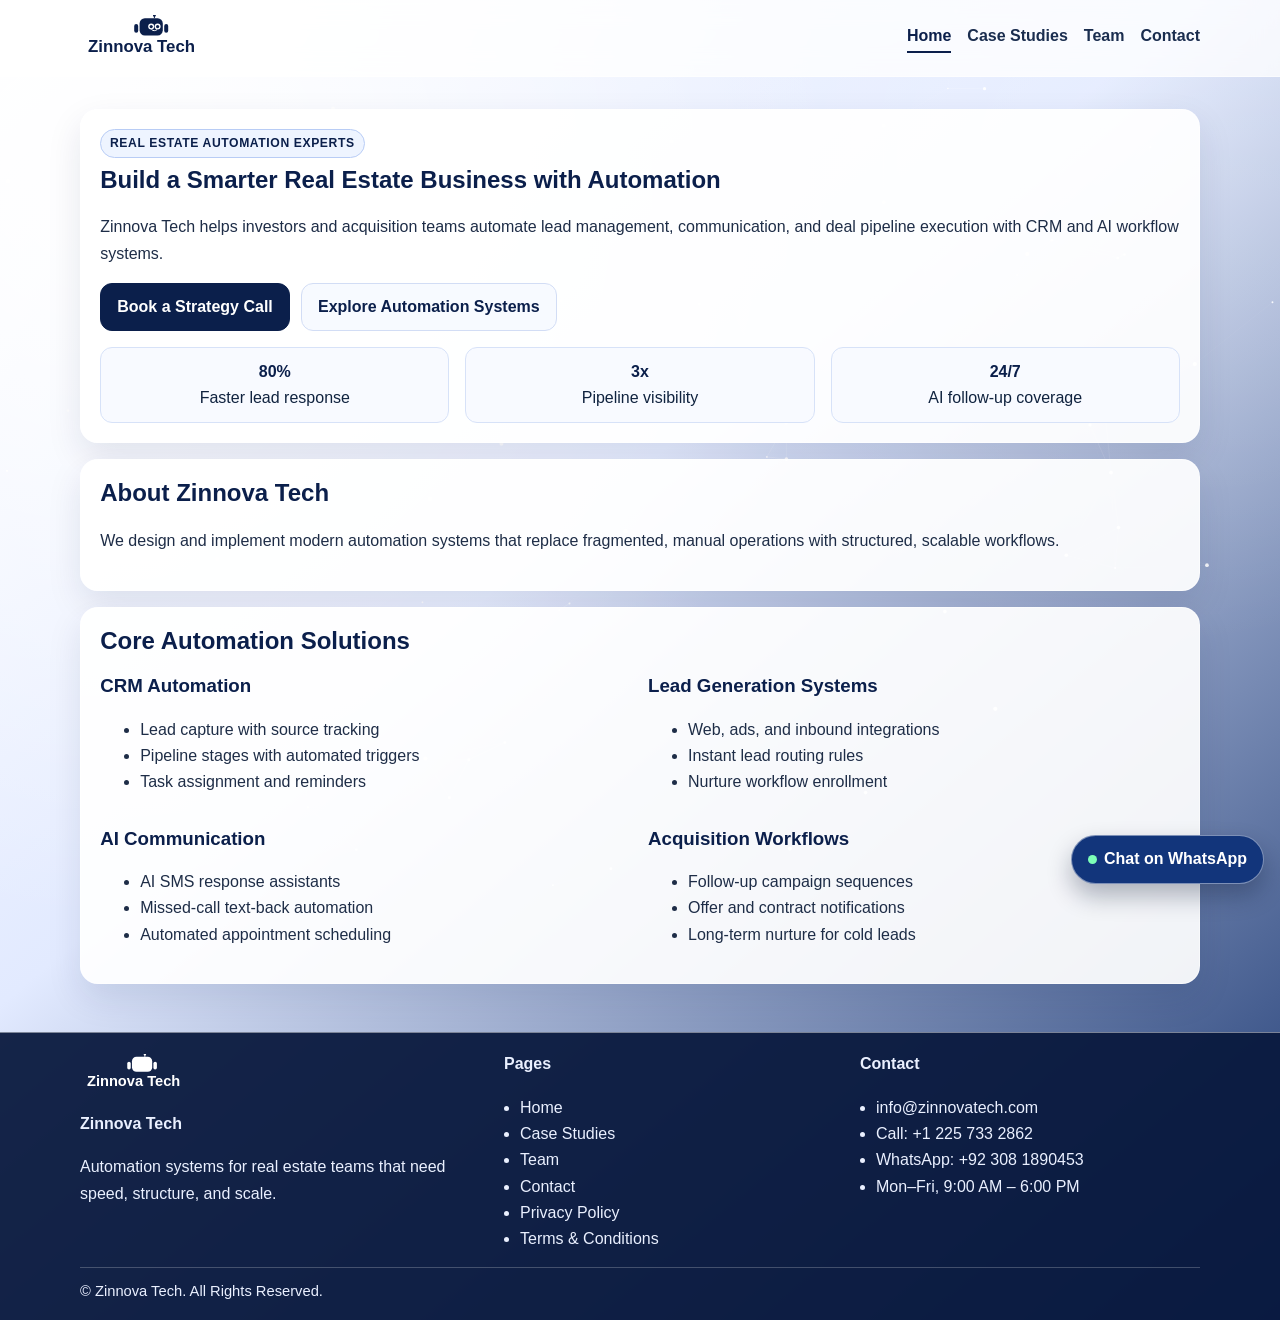
<file: index.html>
<!doctype html>
<html lang="en">
  <head>
    <meta charset="UTF-8" />
    <meta name="viewport" content="width=device-width, initial-scale=1.0" />
    <title>Zinnova Tech | Home</title>
    <link rel="stylesheet" href="styles.css" />
  </head>
  <body>
    <canvas id="particle-canvas" aria-hidden="true"></canvas>

    <header class="site-header">
      <div class="container nav-wrap">
        <a class="logo" href="index.html" aria-label="Zinnova Tech Home">
          <img src="assets/logo.svg" alt="Zinnova Tech logo" />
        </a>
        <nav>
          <a href="index.html" class="active">Home</a>
          <a href="case-studies.html">Case Studies</a>
          <a href="team.html">Team</a>
          <a href="contact.html">Contact</a>
        </nav>
      </div>
    </header>

    <main class="container section-gap">
      <section class="card animated-card">
        <span class="eyebrow">Real Estate Automation Experts</span>
        <h1>Build a Smarter Real Estate Business with Automation</h1>
        <p>
          Zinnova Tech helps investors and acquisition teams automate lead management,
          communication, and deal pipeline execution with CRM and AI workflow systems.
        </p>
        <div class="button-row">
          <a class="btn primary" href="contact.html">Book a Strategy Call</a>
          <a class="btn" href="#solutions">Explore Automation Systems</a>
        </div>
        <div class="hero-metrics">
          <div><strong>80%</strong><span>Faster lead response</span></div>
          <div><strong>3x</strong><span>Pipeline visibility</span></div>
          <div><strong>24/7</strong><span>AI follow-up coverage</span></div>
        </div>
      </section>

      <section class="card animated-card delay-1">
        <h2>About Zinnova Tech</h2>
        <p>
          We design and implement modern automation systems that replace fragmented,
          manual operations with structured, scalable workflows.
        </p>
      </section>

      <section id="solutions" class="card animated-card delay-2">
        <h2>Core Automation Solutions</h2>
        <div class="feature-grid">
          <article>
            <h3>CRM Automation</h3>
            <ul>
              <li>Lead capture with source tracking</li>
              <li>Pipeline stages with automated triggers</li>
              <li>Task assignment and reminders</li>
            </ul>
          </article>
          <article>
            <h3>Lead Generation Systems</h3>
            <ul>
              <li>Web, ads, and inbound integrations</li>
              <li>Instant lead routing rules</li>
              <li>Nurture workflow enrollment</li>
            </ul>
          </article>
          <article>
            <h3>AI Communication</h3>
            <ul>
              <li>AI SMS response assistants</li>
              <li>Missed-call text-back automation</li>
              <li>Automated appointment scheduling</li>
            </ul>
          </article>
          <article>
            <h3>Acquisition Workflows</h3>
            <ul>
              <li>Follow-up campaign sequences</li>
              <li>Offer and contract notifications</li>
              <li>Long-term nurture for cold leads</li>
            </ul>
          </article>
        </div>
      </section>
    </main>

    <footer class="site-footer">
      <div class="container footer-grid">
        <div>
          <img src="assets/logo.svg" alt="Zinnova Tech logo" class="footer-logo" />
          <h4>Zinnova Tech</h4>
          <p>Automation systems for real estate teams that need speed, structure, and scale.</p>
        </div>
        <div>
          <h4>Pages</h4>
          <ul>
            <li><a href="index.html">Home</a></li>
            <li><a href="case-studies.html">Case Studies</a></li>
            <li><a href="team.html">Team</a></li>
            <li><a href="contact.html">Contact</a></li>
            <li><a href="privacy-policy.html">Privacy Policy</a></li>
            <li><a href="terms-and-conditions.html">Terms & Conditions</a></li>
          </ul>
        </div>
        <div>
          <h4>Contact</h4>
          <ul>
            <li><a href="mailto:info@zinnovatech.com">info@zinnovatech.com</a></li>
            <li><a href="tel:+12257332862">Call: +1 225 733 2862</a></li>
            <li><a href="https://wa.me/923081890453" target="_blank" rel="noopener noreferrer">WhatsApp: +92 308 1890453</a></li>
            <li>Mon–Fri, 9:00 AM – 6:00 PM</li>
          </ul>
        </div>
      </div>
      <div class="container footer-bottom">© Zinnova Tech. All Rights Reserved.</div>
    </footer>

    <a class="whatsapp-widget" href="https://wa.me/923081890453" target="_blank" rel="noopener noreferrer" aria-label="Chat on WhatsApp"><span class="dot"></span>Chat on WhatsApp</a>

    <script src="script.js"></script>
  </body>
</html>
</file>
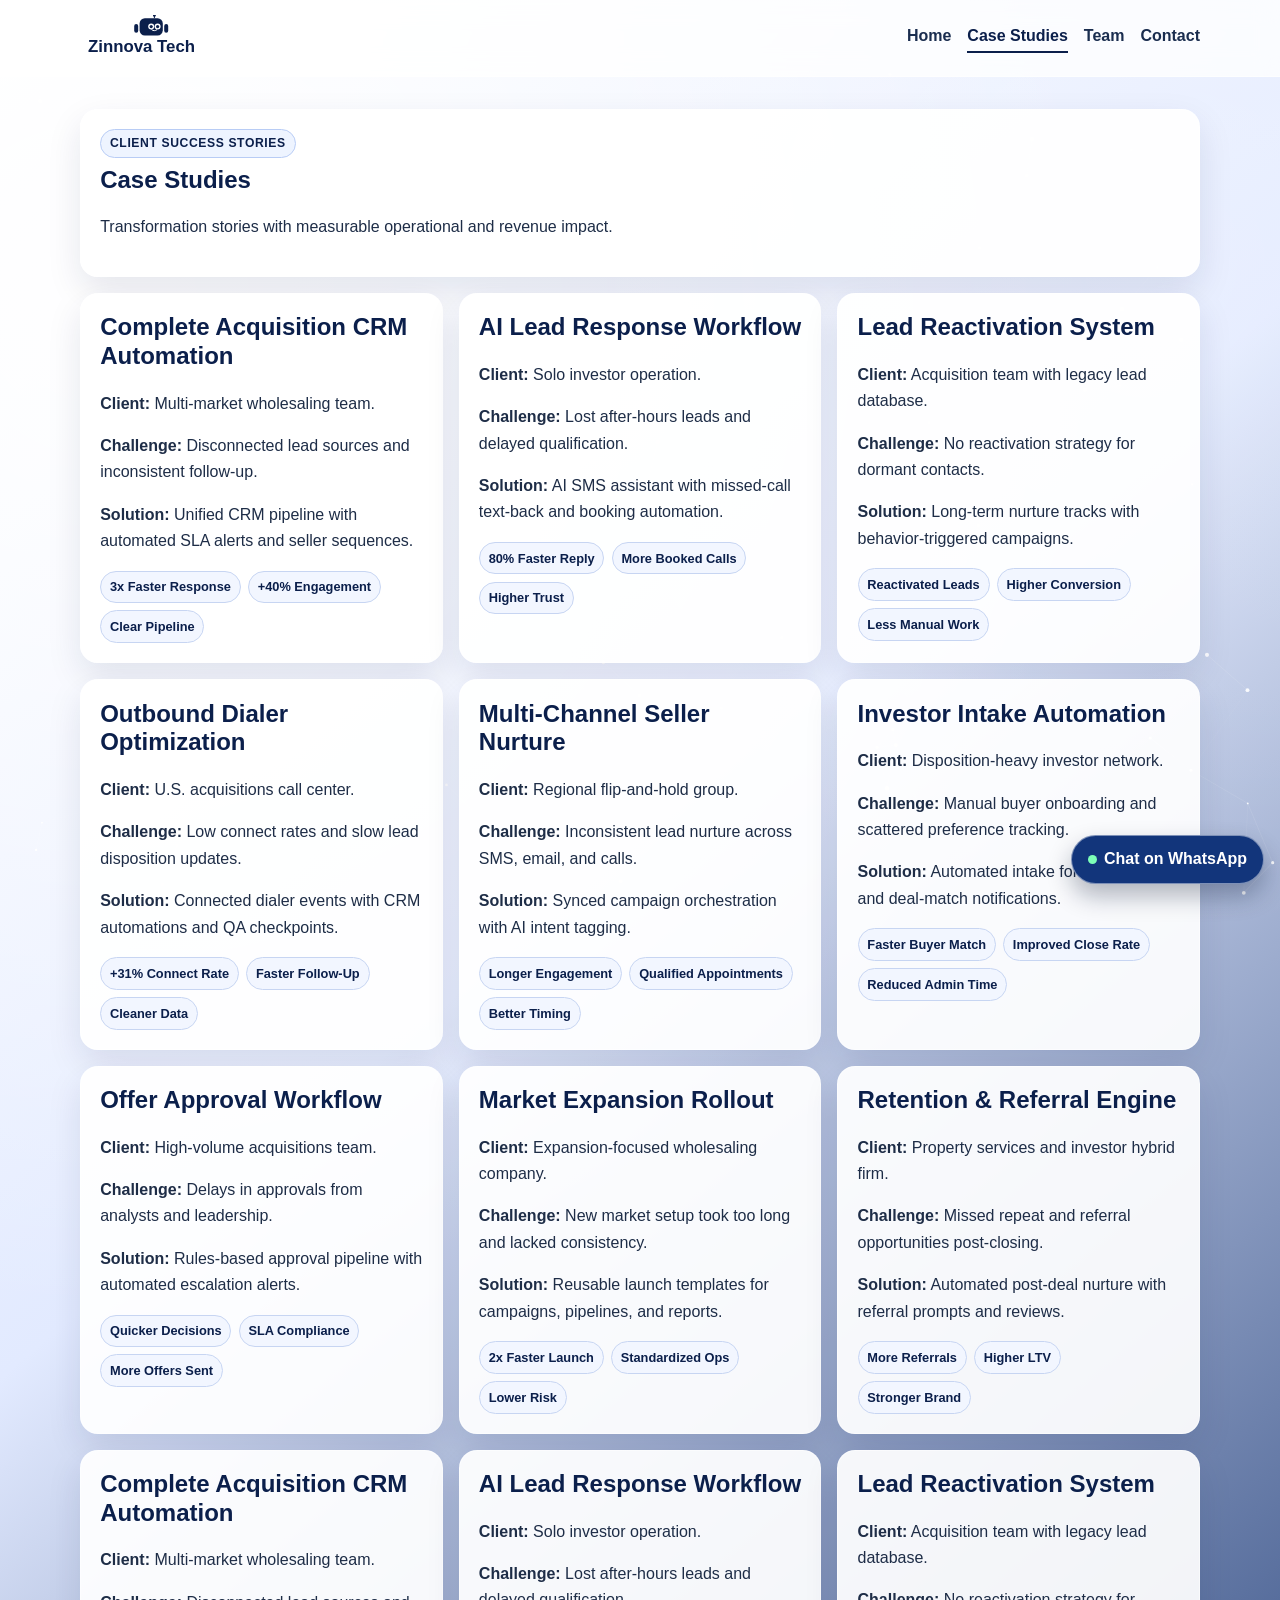
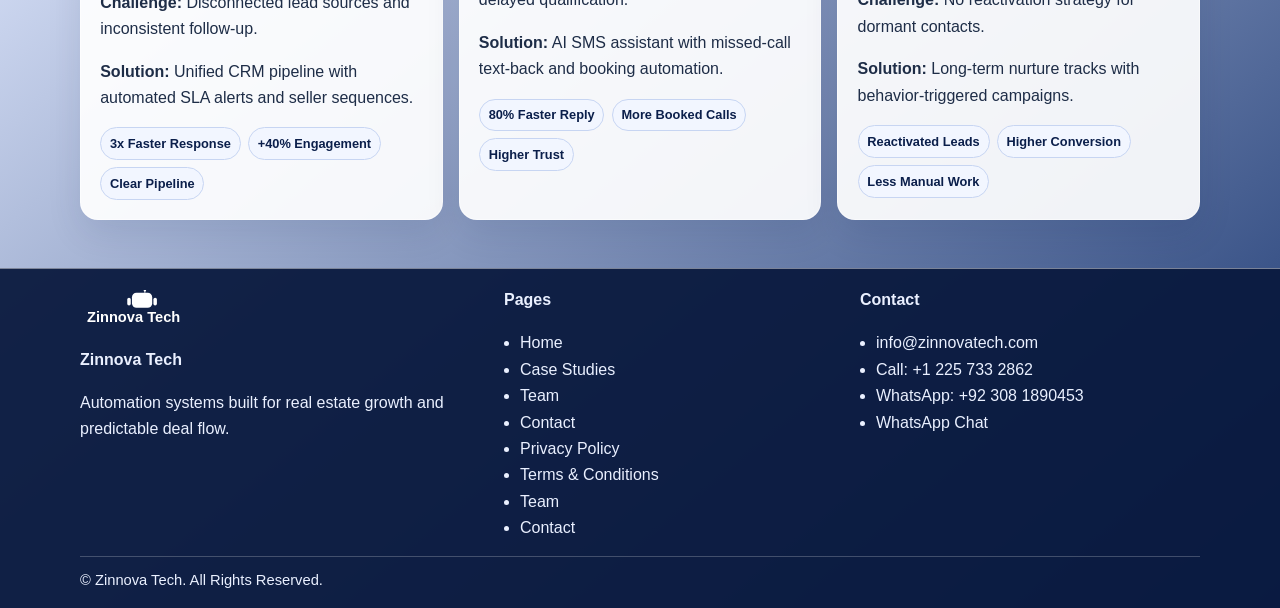
<file: case-studies.html>
<!doctype html>
<html lang="en">
  <head>
    <meta charset="UTF-8" />
    <meta name="viewport" content="width=device-width, initial-scale=1.0" />
    <title>Zinnova Tech | Case Studies</title>
    <link rel="stylesheet" href="styles.css" />
  </head>
  <body>
    <canvas id="particle-canvas" aria-hidden="true"></canvas>

    <header class="site-header">
      <div class="container nav-wrap">
        <a class="logo" href="index.html" aria-label="Zinnova Tech Home">
          <img src="assets/logo.svg" alt="Zinnova Tech logo" />
        </a>
        <nav>
          <a href="index.html">Home</a>
          <a href="case-studies.html" class="active">Case Studies</a>
          <a href="team.html">Team</a>
          <a href="contact.html">Contact</a>
        </nav>
      </div>
    </header>

    <main class="container section-gap">
      <section class="card animated-card">
        <span class="eyebrow">Client Success Stories</span>
        <h1>Case Studies</h1>
        <p>Transformation stories with measurable operational and revenue impact.</p>
      </section>

      <section class="study-grid">
        <article class="card animated-card delay-1"><h2>Complete Acquisition CRM Automation</h2><p><strong>Client:</strong> Multi-market wholesaling team.</p><p><strong>Challenge:</strong> Disconnected lead sources and inconsistent follow-up.</p><p><strong>Solution:</strong> Unified CRM pipeline with automated SLA alerts and seller sequences.</p><div class="result-row"><span class="pill">3x Faster Response</span><span class="pill">+40% Engagement</span><span class="pill">Clear Pipeline</span></div></article>
        <article class="card animated-card delay-2"><h2>AI Lead Response Workflow</h2><p><strong>Client:</strong> Solo investor operation.</p><p><strong>Challenge:</strong> Lost after-hours leads and delayed qualification.</p><p><strong>Solution:</strong> AI SMS assistant with missed-call text-back and booking automation.</p><div class="result-row"><span class="pill">80% Faster Reply</span><span class="pill">More Booked Calls</span><span class="pill">Higher Trust</span></div></article>
        <article class="card animated-card delay-3"><h2>Lead Reactivation System</h2><p><strong>Client:</strong> Acquisition team with legacy lead database.</p><p><strong>Challenge:</strong> No reactivation strategy for dormant contacts.</p><p><strong>Solution:</strong> Long-term nurture tracks with behavior-triggered campaigns.</p><div class="result-row"><span class="pill">Reactivated Leads</span><span class="pill">Higher Conversion</span><span class="pill">Less Manual Work</span></div></article>
        <article class="card animated-card delay-1"><h2>Outbound Dialer Optimization</h2><p><strong>Client:</strong> U.S. acquisitions call center.</p><p><strong>Challenge:</strong> Low connect rates and slow lead disposition updates.</p><p><strong>Solution:</strong> Connected dialer events with CRM automations and QA checkpoints.</p><div class="result-row"><span class="pill">+31% Connect Rate</span><span class="pill">Faster Follow-Up</span><span class="pill">Cleaner Data</span></div></article>
        <article class="card animated-card delay-2"><h2>Multi-Channel Seller Nurture</h2><p><strong>Client:</strong> Regional flip-and-hold group.</p><p><strong>Challenge:</strong> Inconsistent lead nurture across SMS, email, and calls.</p><p><strong>Solution:</strong> Synced campaign orchestration with AI intent tagging.</p><div class="result-row"><span class="pill">Longer Engagement</span><span class="pill">Qualified Appointments</span><span class="pill">Better Timing</span></div></article>
        <article class="card animated-card delay-3"><h2>Investor Intake Automation</h2><p><strong>Client:</strong> Disposition-heavy investor network.</p><p><strong>Challenge:</strong> Manual buyer onboarding and scattered preference tracking.</p><p><strong>Solution:</strong> Automated intake forms, scoring, and deal-match notifications.</p><div class="result-row"><span class="pill">Faster Buyer Match</span><span class="pill">Improved Close Rate</span><span class="pill">Reduced Admin Time</span></div></article>
        <article class="card animated-card delay-1"><h2>Offer Approval Workflow</h2><p><strong>Client:</strong> High-volume acquisitions team.</p><p><strong>Challenge:</strong> Delays in approvals from analysts and leadership.</p><p><strong>Solution:</strong> Rules-based approval pipeline with automated escalation alerts.</p><div class="result-row"><span class="pill">Quicker Decisions</span><span class="pill">SLA Compliance</span><span class="pill">More Offers Sent</span></div></article>
        <article class="card animated-card delay-2"><h2>Market Expansion Rollout</h2><p><strong>Client:</strong> Expansion-focused wholesaling company.</p><p><strong>Challenge:</strong> New market setup took too long and lacked consistency.</p><p><strong>Solution:</strong> Reusable launch templates for campaigns, pipelines, and reports.</p><div class="result-row"><span class="pill">2x Faster Launch</span><span class="pill">Standardized Ops</span><span class="pill">Lower Risk</span></div></article>
        <article class="card animated-card delay-3"><h2>Retention & Referral Engine</h2><p><strong>Client:</strong> Property services and investor hybrid firm.</p><p><strong>Challenge:</strong> Missed repeat and referral opportunities post-closing.</p><p><strong>Solution:</strong> Automated post-deal nurture with referral prompts and reviews.</p><div class="result-row"><span class="pill">More Referrals</span><span class="pill">Higher LTV</span><span class="pill">Stronger Brand</span></div></article>
        <article class="card animated-card delay-1">
          <h2>Complete Acquisition CRM Automation</h2>
          <p><strong>Client:</strong> Multi-market wholesaling team.</p>
          <p><strong>Challenge:</strong> Disconnected lead sources and inconsistent follow-up.</p>
          <p><strong>Solution:</strong> Unified CRM pipeline with automated SLA alerts and seller sequences.</p>
          <div class="result-row"><span class="pill">3x Faster Response</span><span class="pill">+40% Engagement</span><span class="pill">Clear Pipeline</span></div>
        </article>

        <article class="card animated-card delay-2">
          <h2>AI Lead Response Workflow</h2>
          <p><strong>Client:</strong> Solo investor operation.</p>
          <p><strong>Challenge:</strong> Lost after-hours leads and delayed qualification.</p>
          <p><strong>Solution:</strong> AI SMS assistant with missed-call text-back and booking automation.</p>
          <div class="result-row"><span class="pill">80% Faster Reply</span><span class="pill">More Booked Calls</span><span class="pill">Higher Trust</span></div>
        </article>

        <article class="card animated-card delay-3">
          <h2>Lead Reactivation System</h2>
          <p><strong>Client:</strong> Acquisition team with legacy lead database.</p>
          <p><strong>Challenge:</strong> No reactivation strategy for dormant contacts.</p>
          <p><strong>Solution:</strong> Long-term nurture tracks with behavior-triggered campaigns.</p>
          <div class="result-row"><span class="pill">Reactivated Leads</span><span class="pill">Higher Conversion</span><span class="pill">Less Manual Work</span></div>
        </article>
      </section>
    </main>

    <footer class="site-footer">
      <div class="container footer-grid">
        <div>
          <img src="assets/logo.svg" alt="Zinnova Tech logo" class="footer-logo" />
          <h4>Zinnova Tech</h4>
          <p>Automation systems built for real estate growth and predictable deal flow.</p>
        </div>
        <div>
          <h4>Pages</h4>
          <ul>
            <li><a href="index.html">Home</a></li>
            <li><a href="case-studies.html">Case Studies</a></li>
            <li><a href="team.html">Team</a></li>
            <li><a href="contact.html">Contact</a></li>
            <li><a href="privacy-policy.html">Privacy Policy</a></li>
            <li><a href="terms-and-conditions.html">Terms & Conditions</a></li>
            <li><a href="team.html">Team</a></li>
            <li><a href="contact.html">Contact</a></li>
          </ul>
        </div>
        <div>
          <h4>Contact</h4>
          <ul>
            <li><a href="mailto:info@zinnovatech.com">info@zinnovatech.com</a></li>
            <li><a href="tel:+12257332862">Call: +1 225 733 2862</a></li>
            <li><a href="https://wa.me/923081890453" target="_blank" rel="noopener noreferrer">WhatsApp: +92 308 1890453</a></li>
            <li><a href="https://wa.me/923081890453" target="_blank" rel="noopener noreferrer">WhatsApp Chat</a></li>
          </ul>
        </div>
      </div>
      <div class="container footer-bottom">© Zinnova Tech. All Rights Reserved.</div>
    </footer>

    <a class="whatsapp-widget" href="https://wa.me/923081890453" target="_blank" rel="noopener noreferrer" aria-label="Chat on WhatsApp"><span class="dot"></span>Chat on WhatsApp</a>

    <script src="script.js"></script>
  </body>
</html>
</file>
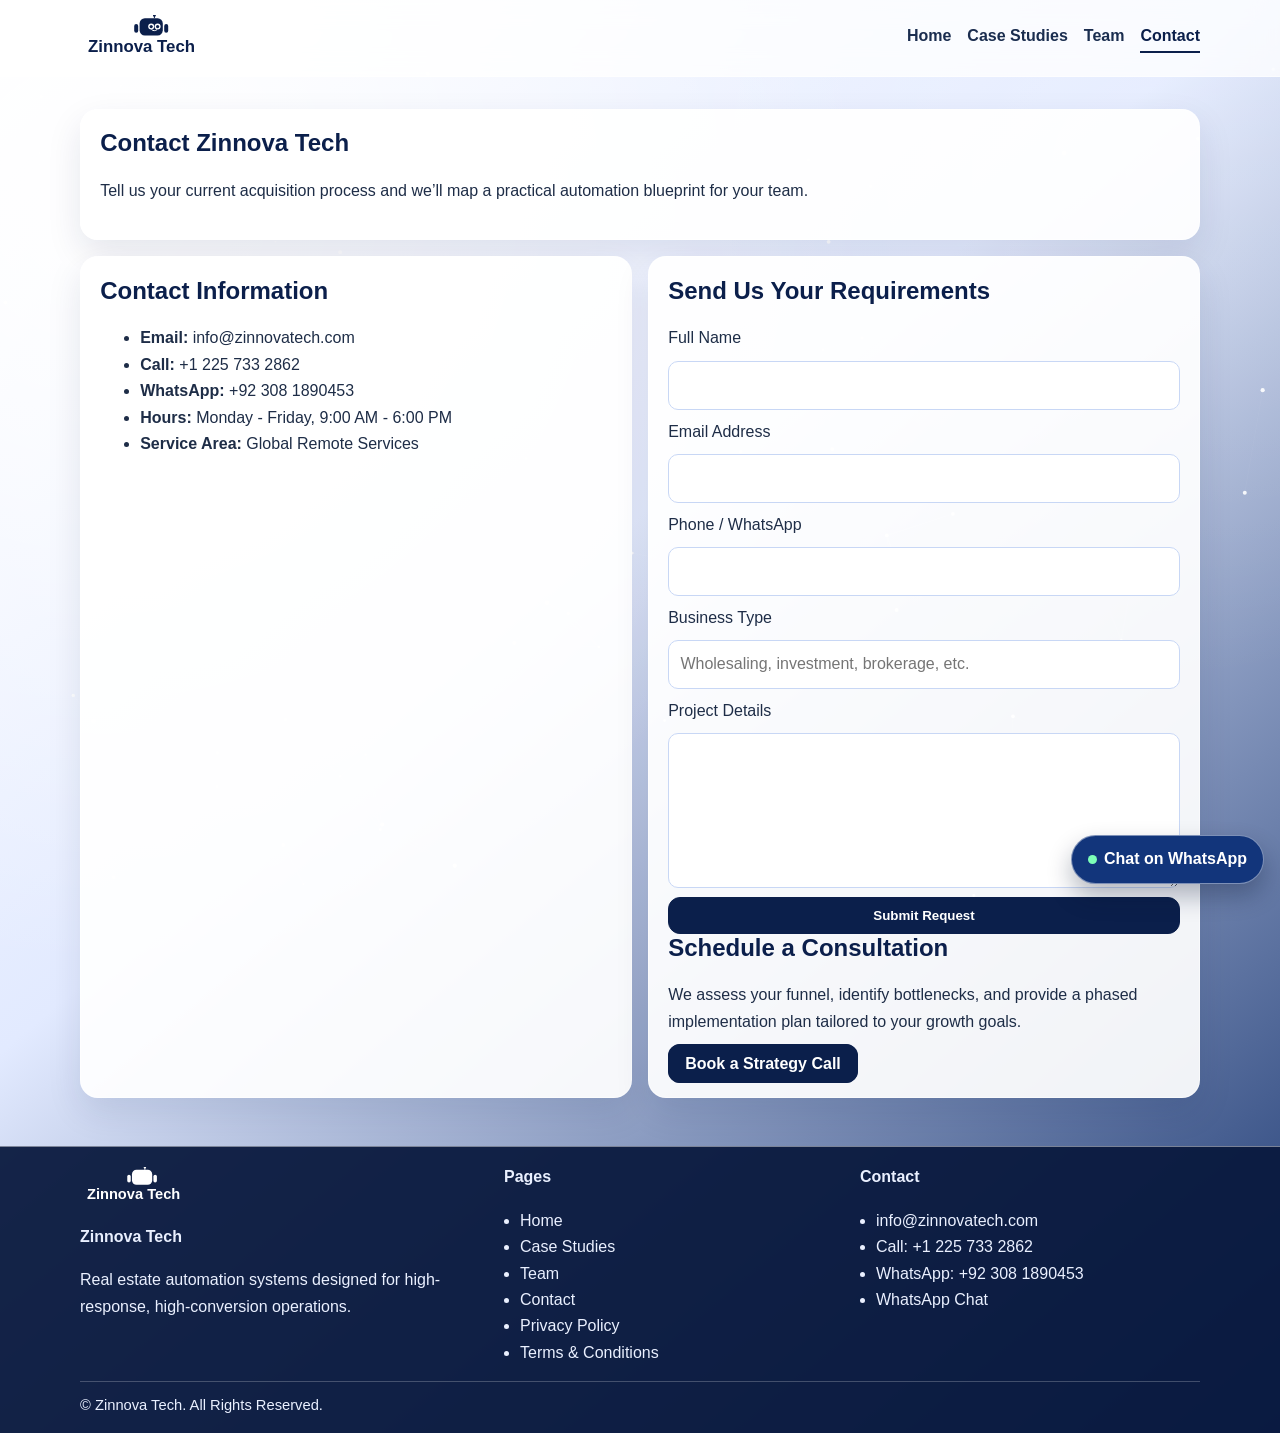
<file: contact.html>
<!doctype html>
<html lang="en">
  <head>
    <meta charset="UTF-8" />
    <meta name="viewport" content="width=device-width, initial-scale=1.0" />
    <title>Zinnova Tech | Contact</title>
    <link rel="stylesheet" href="styles.css" />
  </head>
  <body>
    <canvas id="particle-canvas" aria-hidden="true"></canvas>

    <header class="site-header">
      <div class="container nav-wrap">
        <a class="logo" href="index.html" aria-label="Zinnova Tech Home">
          <img src="assets/logo.svg" alt="Zinnova Tech logo" />
        </a>
        <nav>
          <a href="index.html">Home</a>
          <a href="case-studies.html">Case Studies</a>
          <a href="team.html">Team</a>
          <a href="contact.html" class="active">Contact</a>
        </nav>
      </div>
    </header>

    <main class="container section-gap">
      <section class="card animated-card">
        <h1>Contact Zinnova Tech</h1>
        <p>
          Tell us your current acquisition process and we’ll map a practical automation blueprint
          for your team.
        </p>
      </section>

      <section class="contact-grid">
        <article class="card animated-card delay-1">
          <h2>Contact Information</h2>
          <ul>
            <li><strong>Email:</strong> info@zinnovatech.com</li>
            <li><strong>Call:</strong> +1 225 733 2862</li>
            <li><strong>WhatsApp:</strong> +92 308 1890453</li>
            <li><strong>Hours:</strong> Monday - Friday, 9:00 AM - 6:00 PM</li>
            <li><strong>Service Area:</strong> Global Remote Services</li>
          </ul>
        </article>

        <article class="card animated-card delay-2">
          <h2>Send Us Your Requirements</h2>
          <form class="contact-form" action="#" method="post">
            <label for="name">Full Name</label>
            <input id="name" name="name" type="text" required />

            <label for="email">Email Address</label>
            <input id="email" name="email" type="email" required />

            <label for="phone">Phone / WhatsApp</label>
            <input id="phone" name="phone" type="tel" required />

            <label for="business-type">Business Type</label>
            <input id="business-type" name="business_type" type="text" placeholder="Wholesaling, investment, brokerage, etc." />

            <label for="message">Project Details</label>
            <textarea id="message" name="message" rows="5" required></textarea>

            <button class="btn primary" type="submit">Submit Request</button>
          </form>
          <h2>Schedule a Consultation</h2>
          <p>
            We assess your funnel, identify bottlenecks, and provide a phased implementation plan
            tailored to your growth goals.
          </p>
          <a class="btn primary" href="https://wa.me/923081890453" target="_blank" rel="noopener noreferrer">Book a Strategy Call</a>
        </article>
      </section>
    </main>

    <footer class="site-footer">
      <div class="container footer-grid">
        <div>
          <img src="assets/logo.svg" alt="Zinnova Tech logo" class="footer-logo" />
          <h4>Zinnova Tech</h4>
          <p>Real estate automation systems designed for high-response, high-conversion operations.</p>
        </div>
        <div>
          <h4>Pages</h4>
          <ul>
            <li><a href="index.html">Home</a></li>
            <li><a href="case-studies.html">Case Studies</a></li>
            <li><a href="team.html">Team</a></li>
            <li><a href="contact.html">Contact</a></li>
            <li><a href="privacy-policy.html">Privacy Policy</a></li>
            <li><a href="terms-and-conditions.html">Terms & Conditions</a></li>
          </ul>
        </div>
        <div>
          <h4>Contact</h4>
          <ul>
            <li><a href="mailto:info@zinnovatech.com">info@zinnovatech.com</a></li>
            <li><a href="tel:+12257332862">Call: +1 225 733 2862</a></li>
            <li><a href="https://wa.me/923081890453" target="_blank" rel="noopener noreferrer">WhatsApp: +92 308 1890453</a></li>
            <li><a href="https://wa.me/923081890453" target="_blank" rel="noopener noreferrer">WhatsApp Chat</a></li>
          </ul>
        </div>
      </div>
      <div class="container footer-bottom">© Zinnova Tech. All Rights Reserved.</div>
    </footer>

    <a class="whatsapp-widget" href="https://wa.me/923081890453" target="_blank" rel="noopener noreferrer" aria-label="Chat on WhatsApp"><span class="dot"></span>Chat on WhatsApp</a>

    <script src="script.js"></script>
  </body>
</html>
</file>
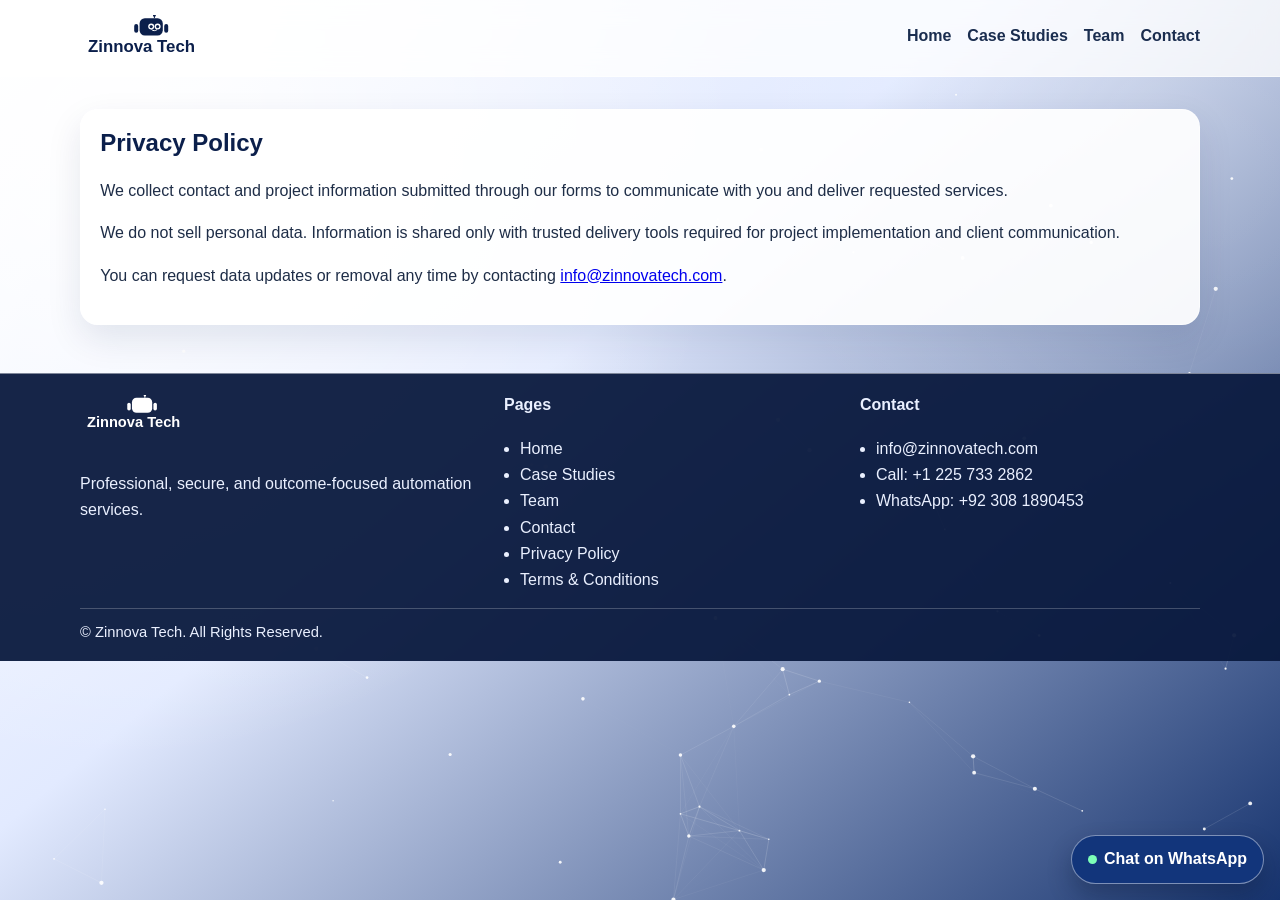
<file: privacy-policy.html>
<!doctype html>
<html lang="en">
  <head>
    <meta charset="UTF-8" />
    <meta name="viewport" content="width=device-width, initial-scale=1.0" />
    <title>Zinnova Tech | Privacy Policy</title>
    <link rel="stylesheet" href="styles.css" />
  </head>
  <body>
    <canvas id="particle-canvas" aria-hidden="true"></canvas>
    <header class="site-header">
      <div class="container nav-wrap">
        <a class="logo" href="index.html"><img src="assets/logo.svg" alt="Zinnova Tech logo" /></a>
        <nav>
          <a href="index.html">Home</a>
          <a href="case-studies.html">Case Studies</a>
          <a href="team.html">Team</a>
          <a href="contact.html">Contact</a>
        </nav>
      </div>
    </header>
    <main class="container section-gap">
      <section class="card animated-card">
        <h1>Privacy Policy</h1>
        <p>We collect contact and project information submitted through our forms to communicate with you and deliver requested services.</p>
        <p>We do not sell personal data. Information is shared only with trusted delivery tools required for project implementation and client communication.</p>
        <p>You can request data updates or removal any time by contacting <a href="mailto:info@zinnovatech.com">info@zinnovatech.com</a>.</p>
      </section>
    </main>
    <footer class="site-footer">
      <div class="container footer-grid">
        <div><img src="assets/logo.svg" alt="Zinnova Tech logo" class="footer-logo" /><p>Professional, secure, and outcome-focused automation services.</p></div>
        <div><h4>Pages</h4><ul><li><a href="index.html">Home</a></li><li><a href="case-studies.html">Case Studies</a></li><li><a href="team.html">Team</a></li><li><a href="contact.html">Contact</a></li><li><a href="privacy-policy.html">Privacy Policy</a></li><li><a href="terms-and-conditions.html">Terms & Conditions</a></li></ul></div>
        <div><h4>Contact</h4><ul><li><a href="mailto:info@zinnovatech.com">info@zinnovatech.com</a></li><li><a href="tel:+12257332862">Call: +1 225 733 2862</a></li><li><a href="https://wa.me/923081890453" target="_blank" rel="noopener noreferrer">WhatsApp: +92 308 1890453</a></li></ul></div>
      </div>
      <div class="container footer-bottom">© Zinnova Tech. All Rights Reserved.</div>
    </footer>
    <a class="whatsapp-widget" href="https://wa.me/923081890453" target="_blank" rel="noopener noreferrer" aria-label="Chat on WhatsApp"><span class="dot"></span>Chat on WhatsApp</a>
    <script src="script.js"></script>
  </body>
</html>
</file>
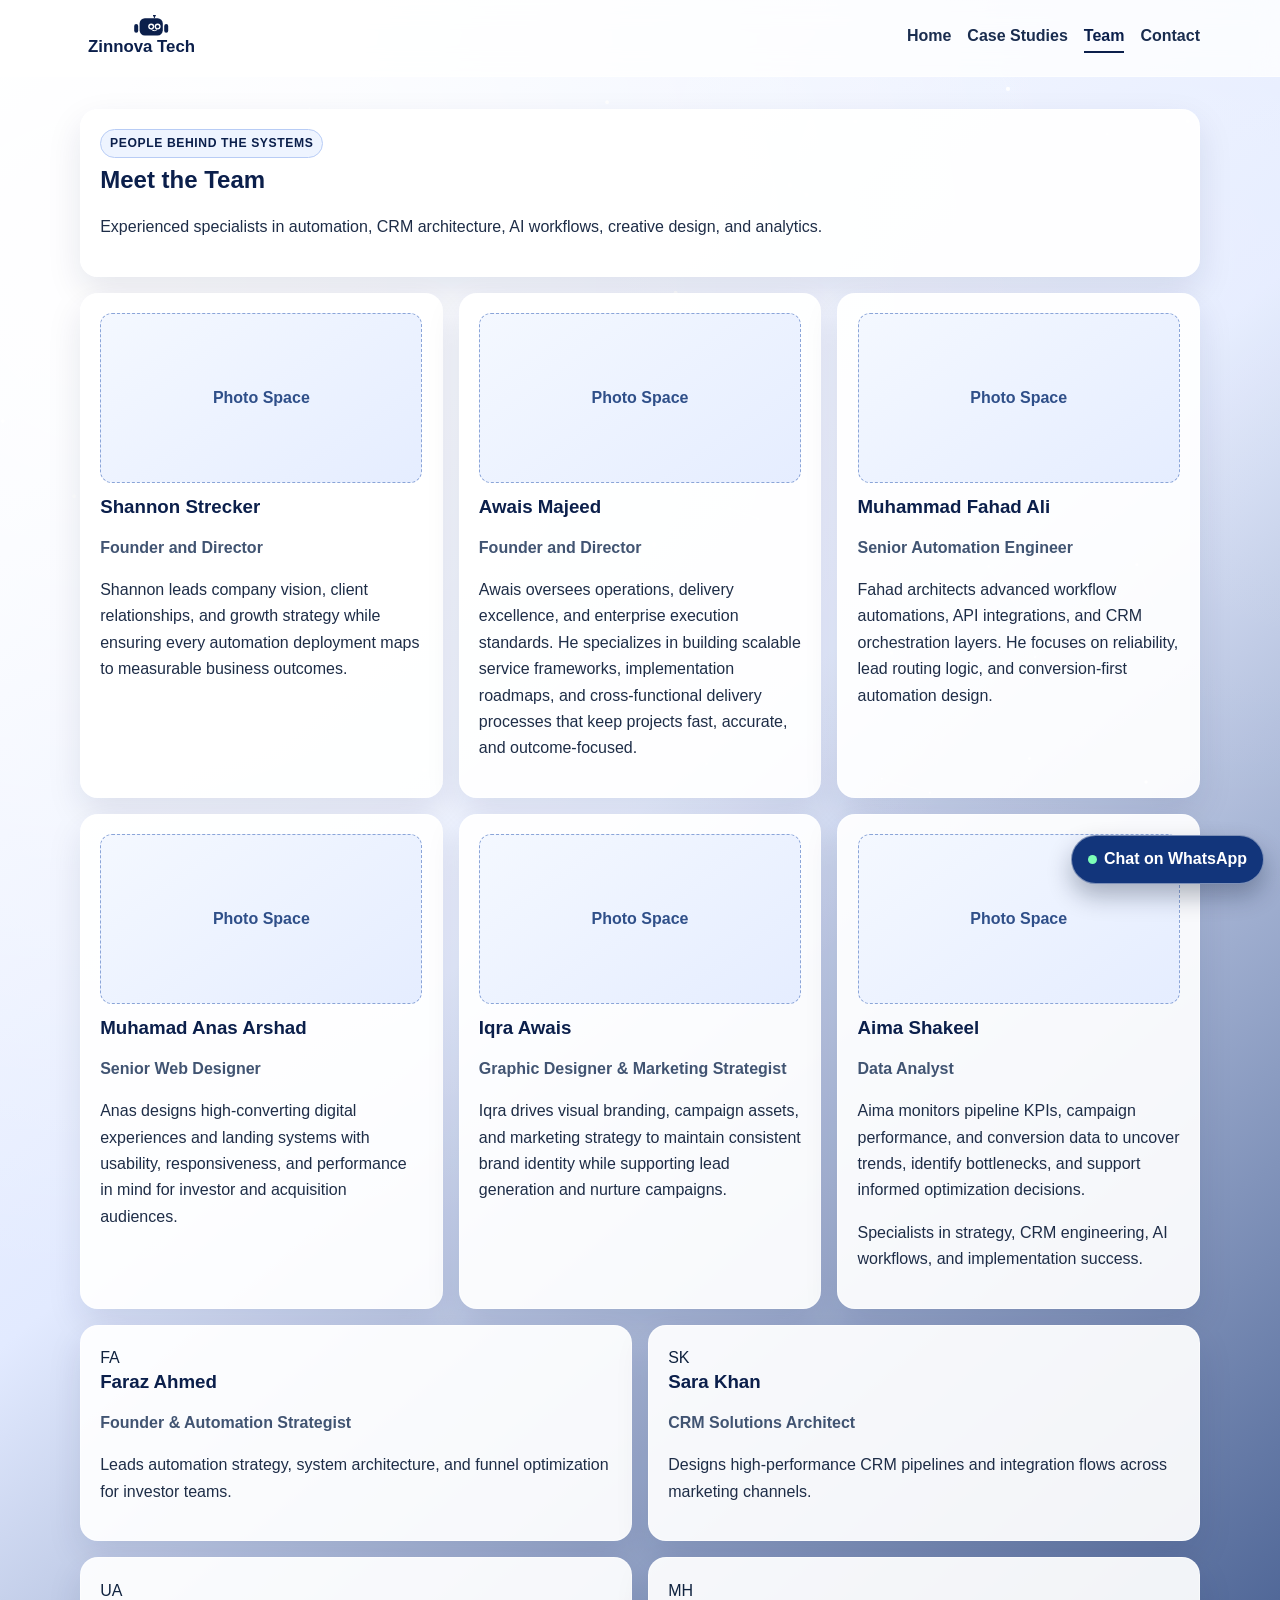
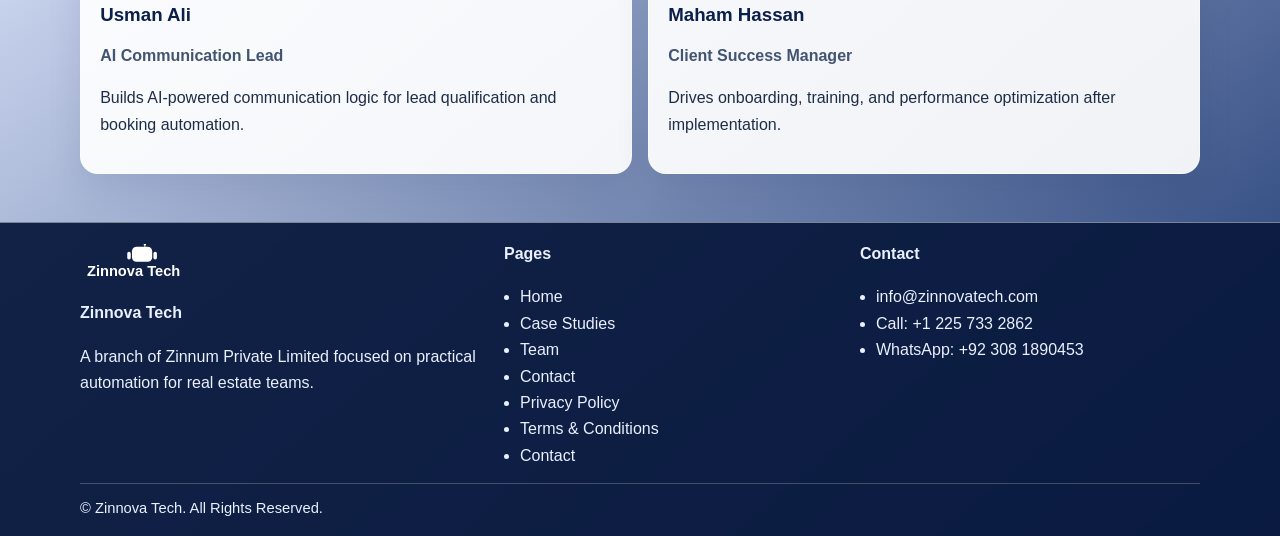
<file: team.html>
<!doctype html>
<html lang="en">
  <head>
    <meta charset="UTF-8" />
    <meta name="viewport" content="width=device-width, initial-scale=1.0" />
    <title>Zinnova Tech | Team</title>
    <link rel="stylesheet" href="styles.css" />
  </head>
  <body>
    <canvas id="particle-canvas" aria-hidden="true"></canvas>

    <header class="site-header">
      <div class="container nav-wrap">
        <a class="logo" href="index.html" aria-label="Zinnova Tech Home">
          <img src="assets/logo.svg" alt="Zinnova Tech logo" />
        </a>
        <nav>
          <a href="index.html">Home</a>
          <a href="case-studies.html">Case Studies</a>
          <a href="team.html" class="active">Team</a>
          <a href="contact.html">Contact</a>
        </nav>
      </div>
    </header>

    <main class="container section-gap">
      <section class="card animated-card">
        <span class="eyebrow">People Behind the Systems</span>
        <h1>Meet the Team</h1>
        <p>Experienced specialists in automation, CRM architecture, AI workflows, creative design, and analytics.</p>
      </section>

      <section class="team-grid team-grid-3">
        <article class="card team-member animated-card delay-1">
          <div class="team-photo">Photo Space</div>
          <h3>Shannon Strecker</h3>
          <p class="role">Founder and Director</p>
          <p>Shannon leads company vision, client relationships, and growth strategy while ensuring every automation deployment maps to measurable business outcomes.</p>
        </article>

        <article class="card team-member animated-card delay-2">
          <div class="team-photo">Photo Space</div>
          <h3>Awais Majeed</h3>
          <p class="role">Founder and Director</p>
          <p>Awais oversees operations, delivery excellence, and enterprise execution standards. He specializes in building scalable service frameworks, implementation roadmaps, and cross-functional delivery processes that keep projects fast, accurate, and outcome-focused.</p>
        </article>

        <article class="card team-member animated-card delay-3">
          <div class="team-photo">Photo Space</div>
          <h3>Muhammad Fahad Ali</h3>
          <p class="role">Senior Automation Engineer</p>
          <p>Fahad architects advanced workflow automations, API integrations, and CRM orchestration layers. He focuses on reliability, lead routing logic, and conversion-first automation design.</p>
        </article>

        <article class="card team-member animated-card delay-1">
          <div class="team-photo">Photo Space</div>
          <h3>Muhamad Anas Arshad</h3>
          <p class="role">Senior Web Designer</p>
          <p>Anas designs high-converting digital experiences and landing systems with usability, responsiveness, and performance in mind for investor and acquisition audiences.</p>
        </article>

        <article class="card team-member animated-card delay-2">
          <div class="team-photo">Photo Space</div>
          <h3>Iqra Awais</h3>
          <p class="role">Graphic Designer & Marketing Strategist</p>
          <p>Iqra drives visual branding, campaign assets, and marketing strategy to maintain consistent brand identity while supporting lead generation and nurture campaigns.</p>
        </article>

        <article class="card team-member animated-card delay-3">
          <div class="team-photo">Photo Space</div>
          <h3>Aima Shakeel</h3>
          <p class="role">Data Analyst</p>
          <p>Aima monitors pipeline KPIs, campaign performance, and conversion data to uncover trends, identify bottlenecks, and support informed optimization decisions.</p>
        <p>Specialists in strategy, CRM engineering, AI workflows, and implementation success.</p>
      </section>

      <section class="team-grid">
        <article class="card animated-card delay-1">
          <div class="avatar">FA</div>
          <h3>Faraz Ahmed</h3>
          <p class="role">Founder & Automation Strategist</p>
          <p>Leads automation strategy, system architecture, and funnel optimization for investor teams.</p>
        </article>

        <article class="card animated-card delay-2">
          <div class="avatar">SK</div>
          <h3>Sara Khan</h3>
          <p class="role">CRM Solutions Architect</p>
          <p>Designs high-performance CRM pipelines and integration flows across marketing channels.</p>
        </article>

        <article class="card animated-card delay-3">
          <div class="avatar">UA</div>
          <h3>Usman Ali</h3>
          <p class="role">AI Communication Lead</p>
          <p>Builds AI-powered communication logic for lead qualification and booking automation.</p>
        </article>

        <article class="card animated-card delay-4">
          <div class="avatar">MH</div>
          <h3>Maham Hassan</h3>
          <p class="role">Client Success Manager</p>
          <p>Drives onboarding, training, and performance optimization after implementation.</p>
        </article>
      </section>
    </main>

    <footer class="site-footer">
      <div class="container footer-grid">
        <div>
          <img src="assets/logo.svg" alt="Zinnova Tech logo" class="footer-logo" />
          <h4>Zinnova Tech</h4>
          <p>A branch of Zinnum Private Limited focused on practical automation for real estate teams.</p>
        </div>
        <div>
          <h4>Pages</h4>
          <ul>
            <li><a href="index.html">Home</a></li>
            <li><a href="case-studies.html">Case Studies</a></li>
            <li><a href="team.html">Team</a></li>
            <li><a href="contact.html">Contact</a></li>
            <li><a href="privacy-policy.html">Privacy Policy</a></li>
            <li><a href="terms-and-conditions.html">Terms & Conditions</a></li>
            <li><a href="contact.html">Contact</a></li>
          </ul>
        </div>
        <div>
          <h4>Contact</h4>
          <ul>
            <li><a href="mailto:info@zinnovatech.com">info@zinnovatech.com</a></li>
            <li><a href="tel:+12257332862">Call: +1 225 733 2862</a></li>
            <li><a href="https://wa.me/923081890453" target="_blank" rel="noopener noreferrer">WhatsApp: +92 308 1890453</a></li>
          </ul>
        </div>
      </div>
      <div class="container footer-bottom">© Zinnova Tech. All Rights Reserved.</div>
    </footer>

    <a class="whatsapp-widget" href="https://wa.me/923081890453" target="_blank" rel="noopener noreferrer" aria-label="Chat on WhatsApp"><span class="dot"></span>Chat on WhatsApp</a>

    <script src="script.js"></script>
  </body>
</html>
</file>
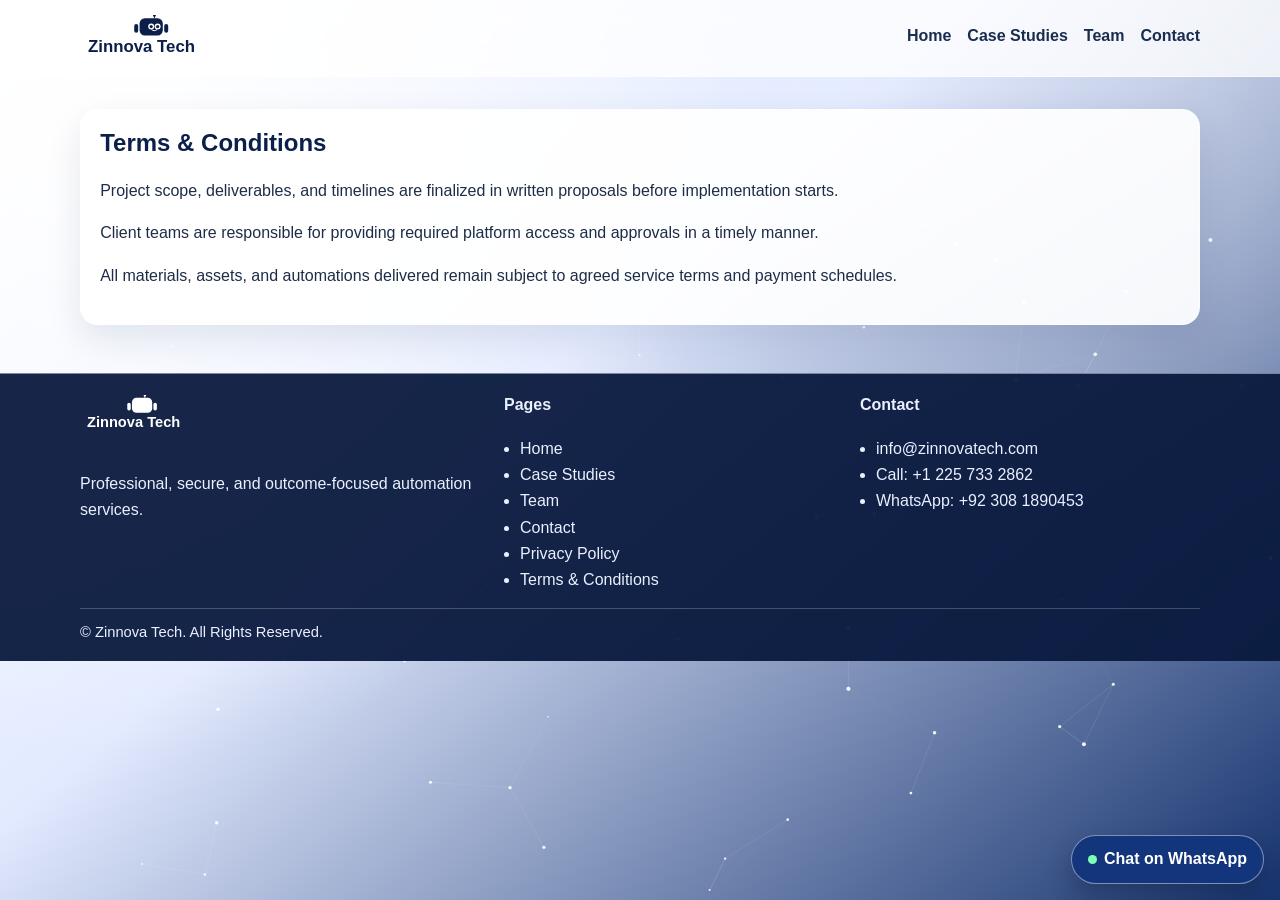
<file: terms-and-conditions.html>
<!doctype html>
<html lang="en">
  <head>
    <meta charset="UTF-8" />
    <meta name="viewport" content="width=device-width, initial-scale=1.0" />
    <title>Zinnova Tech | Terms and Conditions</title>
    <link rel="stylesheet" href="styles.css" />
  </head>
  <body>
    <canvas id="particle-canvas" aria-hidden="true"></canvas>
    <header class="site-header">
      <div class="container nav-wrap">
        <a class="logo" href="index.html"><img src="assets/logo.svg" alt="Zinnova Tech logo" /></a>
        <nav>
          <a href="index.html">Home</a>
          <a href="case-studies.html">Case Studies</a>
          <a href="team.html">Team</a>
          <a href="contact.html">Contact</a>
        </nav>
      </div>
    </header>
    <main class="container section-gap">
      <section class="card animated-card">
        <h1>Terms & Conditions</h1>
        <p>Project scope, deliverables, and timelines are finalized in written proposals before implementation starts.</p>
        <p>Client teams are responsible for providing required platform access and approvals in a timely manner.</p>
        <p>All materials, assets, and automations delivered remain subject to agreed service terms and payment schedules.</p>
      </section>
    </main>
    <footer class="site-footer">
      <div class="container footer-grid">
        <div><img src="assets/logo.svg" alt="Zinnova Tech logo" class="footer-logo" /><p>Professional, secure, and outcome-focused automation services.</p></div>
        <div><h4>Pages</h4><ul><li><a href="index.html">Home</a></li><li><a href="case-studies.html">Case Studies</a></li><li><a href="team.html">Team</a></li><li><a href="contact.html">Contact</a></li><li><a href="privacy-policy.html">Privacy Policy</a></li><li><a href="terms-and-conditions.html">Terms & Conditions</a></li></ul></div>
        <div><h4>Contact</h4><ul><li><a href="mailto:info@zinnovatech.com">info@zinnovatech.com</a></li><li><a href="tel:+12257332862">Call: +1 225 733 2862</a></li><li><a href="https://wa.me/923081890453" target="_blank" rel="noopener noreferrer">WhatsApp: +92 308 1890453</a></li></ul></div>
      </div>
      <div class="container footer-bottom">© Zinnova Tech. All Rights Reserved.</div>
    </footer>
    <a class="whatsapp-widget" href="https://wa.me/923081890453" target="_blank" rel="noopener noreferrer" aria-label="Chat on WhatsApp"><span class="dot"></span>Chat on WhatsApp</a>
    <script src="script.js"></script>
  </body>
</html>
</file>
<file: styles.css>
:root {
  --navy: #0b1f4b;
  --text: #10233f;
  --muted: #415472;
  --card: rgba(255, 255, 255, 0.92);
  --border: rgba(255, 255, 255, 0.5);
}

* { box-sizing: border-box; }

html,
body {
  margin: 0;
  padding: 0;
  overflow-x: hidden;
}

  --navy-deep: #07132f;
  --text: #10233f;
  --muted: #415472;
  --card: rgba(255, 255, 255, 0.9);
  --border: rgba(255, 255, 255, 0.45);
}

* {
  box-sizing: border-box;
}

html,
body {
  margin: 0;
  padding: 0;
  overflow-x: hidden;
}

body {
  font-family: Inter, Segoe UI, Roboto, Arial, sans-serif;
  color: var(--text);
  line-height: 1.65;
  min-height: 100vh;
  background:
    radial-gradient(circle at 8% 14%, rgba(255, 255, 255, 0.92), transparent 45%),
    radial-gradient(circle at 90% 12%, rgba(255, 255, 255, 0.2), transparent 30%),
    linear-gradient(140deg, #ffffff 0%, #e2eaff 42%, #17346f 100%);
    radial-gradient(circle at 8% 14%, rgba(255, 255, 255, 0.9), transparent 45%),
    radial-gradient(circle at 90% 12%, rgba(255, 255, 255, 0.2), transparent 30%),
    linear-gradient(140deg, #ffffff 0%, #dee7ff 44%, #17346f 100%);
}

#particle-canvas {
  position: fixed;
  inset: 0;
  z-index: -1;
  pointer-events: none;
}

.container { width: min(1140px, calc(100% - 2rem)); margin-inline: auto; }
.container {
  width: min(1120px, calc(100% - 2rem));
  margin-inline: auto;
}

.site-header {
  position: sticky;
  top: 0;
  z-index: 50;
  border-bottom: 1px solid rgba(255, 255, 255, 0.5);
  background: rgba(255, 255, 255, 0.76);
  backdrop-filter: blur(12px);
}

.nav-wrap { min-height: 76px; display: flex; justify-content: space-between; align-items: center; gap: 1rem; }
.logo img { height: 46px; width: auto; display: block; }

nav { display: flex; gap: 1rem; flex-wrap: wrap; }
  background: rgba(255, 255, 255, 0.74);
  backdrop-filter: blur(12px);
}

.nav-wrap {
  min-height: 72px;
  display: flex;
  justify-content: space-between;
  align-items: center;
  gap: 1rem;
}

.logo {
  text-decoration: none;
  color: var(--navy);
  font-weight: 800;
  letter-spacing: 0.3px;
}

nav {
  display: flex;
  gap: 1rem;
  flex-wrap: wrap;
}

nav a {
  text-decoration: none;
  color: #1a2d4f;
  font-weight: 600;
  padding-bottom: 2px;
  border-bottom: 2px solid transparent;
  transition: 0.2s ease;
}
nav a:hover,
nav a.active { color: var(--navy); border-color: var(--navy); }

main { padding: 2rem 0 3rem; }
.section-gap { display: grid; gap: 1rem; }

.card {
  border: 1px solid var(--border);
  border-radius: 18px;
  padding: 1.2rem;
  background: var(--card);
  box-shadow: 0 14px 35px rgba(11, 31, 75, 0.1);
}

.animated-card { opacity: 0; transform: translateY(12px); animation: fadeUp 0.6s ease forwards; }
.delay-1 { animation-delay: 0.1s; }
.delay-2 { animation-delay: 0.2s; }
.delay-3 { animation-delay: 0.3s; }
.delay-4 { animation-delay: 0.4s; }

h1,h2,h3,h4 { margin-top: 0; color: var(--navy); line-height: 1.2; }
p,li,label { color: #1e2d47; }

.eyebrow {
  display: inline-block;
  margin-bottom: 0.5rem;
  border: 1px solid #b8ccf5;
  border-radius: 999px;
  padding: 0.2rem 0.55rem;
  background: #eef4ff;
  color: var(--navy);
  font-size: 0.76rem;
  font-weight: 800;
  text-transform: uppercase;
  letter-spacing: 0.6px;
}

.button-row { display: flex; flex-wrap: wrap; gap: 0.7rem; margin-top: 1rem; }
.btn {
  text-decoration: none;
  border: 1px solid #d2ddf5;
  color: var(--navy);
  font-weight: 700;
  border-radius: 12px;
  padding: 0.62rem 1rem;
  background: #f7faff;
  cursor: pointer;
}

nav a:hover,
nav a.active {
  color: var(--navy);
  border-color: var(--navy);
}

main {
  padding: 2rem 0 3rem;
}

.section-gap {
  display: grid;
  gap: 1rem;
}

.card {
  border: 1px solid var(--border);
  border-radius: 18px;
  padding: 1.2rem;
  background: var(--card);
  box-shadow: 0 14px 35px rgba(11, 31, 75, 0.1);
}

.animated-card {
  opacity: 0;
  transform: translateY(12px);
  animation: fadeUp 0.6s ease forwards;
}

.delay-1 {
  animation-delay: 0.1s;
}
.btn.primary { background: var(--navy); border-color: var(--navy); color: #ffffff; }

.hero-metrics,.study-grid,.team-grid,.contact-grid,.feature-grid,.footer-grid { display: grid; gap: 1rem; }
.hero-metrics { margin-top: 1rem; grid-template-columns: repeat(3, minmax(0, 1fr)); }
.hero-metrics div { text-align: center; border: 1px solid #d7e2f8; border-radius: 12px; background: #f8faff; padding: 0.65rem; }
.hero-metrics strong { display: block; color: var(--navy); }

.feature-grid { grid-template-columns: repeat(2, minmax(0, 1fr)); }
.study-grid { grid-template-columns: repeat(3, minmax(0, 1fr)); }
.team-grid { grid-template-columns: repeat(2, minmax(0, 1fr)); }
.team-grid-3 { grid-template-columns: repeat(3, minmax(0, 1fr)); }
.contact-grid { grid-template-columns: 1fr 1fr; }

.team-photo {
  width: 100%;
  height: 170px;
  border-radius: 12px;
  border: 1px dashed #8ba5d8;
  background: linear-gradient(145deg, #f4f8ff, #e5edff);
  display: grid;
  place-items: center;
  color: #2f4f89;
  font-weight: 700;
  margin-bottom: 0.8rem;
}

.role { color: var(--muted); font-weight: 700; margin-top: -0.15rem; }
.result-row { display: flex; flex-wrap: wrap; gap: 0.45rem; }
.pill {
  display: inline-block;
  border: 1px solid #c7d5f2;
  background: #f2f6ff;
  color: var(--navy);
  border-radius: 999px;
  padding: 0.3rem 0.55rem;
  font-size: 0.8rem;
  font-weight: 700;
}

.contact-form { display: grid; gap: 0.55rem; }
.contact-form input,
.contact-form textarea {
  border: 1px solid #c8d7f5;
  border-radius: 10px;
  padding: 0.65rem 0.7rem;
  font: inherit;
  background: #fff;
}

.site-footer {
  border-top: 1px solid rgba(255, 255, 255, 0.45);
  background: rgba(10, 26, 63, 0.95);
  color: #eaf0ff;
}
.footer-logo { height: 40px; width: auto; filter: brightness(0) invert(1); margin-bottom: 0.7rem; }
.footer-grid { padding: 1.3rem 0 0.9rem; grid-template-columns: 1.2fr 1fr 1fr; }
.site-footer h4,.site-footer p,.site-footer li,.site-footer a { color: #eaf0ff; }
.site-footer a { text-decoration: none; }
.site-footer ul { margin: 0; padding-left: 1rem; }
.footer-bottom {
  padding: 0.7rem 0 1rem;
  border-top: 1px solid rgba(255, 255, 255, 0.22);
  font-size: 0.92rem;
}

.whatsapp-widget {
  position: fixed;
  right: 1rem;
  bottom: 1rem;
  z-index: 45;
  text-decoration: none;
  color: #fff;
  background: #12357b;
  border: 1px solid rgba(255, 255, 255, 0.45);
  border-radius: 999px;
  font-weight: 700;
  padding: 0.65rem 1rem;
  box-shadow: 0 12px 24px rgba(7, 20, 47, 0.3);
}
.dot {
  display: inline-block;
  width: 9px;
  height: 9px;
  border-radius: 50%;
  margin-right: 0.45rem;
  background: #7dffb7;
}

@keyframes fadeUp { to { opacity: 1; transform: translateY(0); } }

@media (max-width: 980px) {
  .study-grid,.feature-grid,.team-grid-3,.footer-grid,.contact-grid,.hero-metrics { grid-template-columns: 1fr; }
  .logo img { height: 40px; }
.delay-2 {
  animation-delay: 0.2s;
}

.delay-3 {
  animation-delay: 0.3s;
}

.delay-4 {
  animation-delay: 0.4s;
}

h1,
h2,
h3,
h4 {
  margin-top: 0;
  color: var(--navy);
  line-height: 1.2;
}

p,
li {
  color: #1e2d47;
}

.eyebrow {
  display: inline-block;
  margin-bottom: 0.5rem;
  border: 1px solid #b8ccf5;
  border-radius: 999px;
  padding: 0.2rem 0.55rem;
  background: #eef4ff;
  color: var(--navy);
  font-size: 0.76rem;
  font-weight: 800;
  text-transform: uppercase;
  letter-spacing: 0.6px;
}

.button-row {
  display: flex;
  flex-wrap: wrap;
  gap: 0.7rem;
  margin-top: 1rem;
}

.btn {
  text-decoration: none;
  border: 1px solid #d2ddf5;
  color: var(--navy);
  font-weight: 700;
  border-radius: 12px;
  padding: 0.62rem 1rem;
  background: #f7faff;
}

.btn.primary {
  background: var(--navy);
  border-color: var(--navy);
  color: #ffffff;
}

.hero-metrics,
.study-grid,
.team-grid,
.contact-grid,
.feature-grid,
.footer-grid {
  display: grid;
  gap: 1rem;
}

.hero-metrics {
  margin-top: 1rem;
  grid-template-columns: repeat(3, minmax(0, 1fr));
}

.hero-metrics div {
  text-align: center;
  border: 1px solid #d7e2f8;
  border-radius: 12px;
  background: #f8faff;
  padding: 0.65rem;
}

.hero-metrics strong {
  display: block;
  color: var(--navy);
}

.feature-grid {
  grid-template-columns: repeat(2, minmax(0, 1fr));
}

.study-grid {
  grid-template-columns: repeat(3, minmax(0, 1fr));
}

.team-grid {
  grid-template-columns: repeat(2, minmax(0, 1fr));
}

.contact-grid {
  grid-template-columns: 1.1fr 0.9fr;
}

.result-row {
  display: flex;
  flex-wrap: wrap;
  gap: 0.45rem;
}

.pill {
  display: inline-block;
  border: 1px solid #c7d5f2;
  background: #f2f6ff;
  color: var(--navy);
  border-radius: 999px;
  padding: 0.3rem 0.55rem;
  font-size: 0.8rem;
  font-weight: 700;
}

.avatar {
  width: 52px;
  height: 52px;
  border-radius: 50%;
  background: linear-gradient(150deg, #14357c, #4c74c8);
  display: grid;
  place-items: center;
  color: #fff;
  font-weight: 800;
  margin-bottom: 0.7rem;
}

.role {
  margin-top: -0.1rem;
  color: var(--muted);
  font-weight: 700;
}

.site-footer {
  margin-top: 0.5rem;
  border-top: 1px solid rgba(255, 255, 255, 0.45);
  background: rgba(11, 31, 75, 0.9);
  color: #eaf0ff;
}

.footer-grid {
  padding: 1.2rem 0 0.8rem;
  grid-template-columns: repeat(3, minmax(0, 1fr));
}

.site-footer h4,
.site-footer p,
.site-footer li,
.site-footer a {
  color: #eaf0ff;
}

.site-footer a {
  text-decoration: none;
}

.site-footer ul {
  margin: 0;
  padding-left: 1rem;
}

.footer-bottom {
  padding: 0.7rem 0 1rem;
  border-top: 1px solid rgba(255, 255, 255, 0.24);
  font-size: 0.92rem;
}

.whatsapp-widget {
  position: fixed;
  right: 1rem;
  bottom: 1rem;
  z-index: 45;
  text-decoration: none;
  color: #fff;
  background: #12357b;
  border: 1px solid rgba(255, 255, 255, 0.45);
  border-radius: 999px;
  font-weight: 700;
  padding: 0.65rem 1rem;
  box-shadow: 0 12px 24px rgba(7, 20, 47, 0.3);
}

.dot {
  display: inline-block;
  width: 9px;
  height: 9px;
  border-radius: 50%;
  margin-right: 0.45rem;
  background: #7dffb7;
}

@keyframes fadeUp {
  to {
    opacity: 1;
    transform: translateY(0);
  }
}

@media (max-width: 900px) {
  .study-grid,
  .feature-grid,
  .team-grid,
  .footer-grid,
  .contact-grid,
  .hero-metrics {
    grid-template-columns: 1fr;
  }
}
</file>
